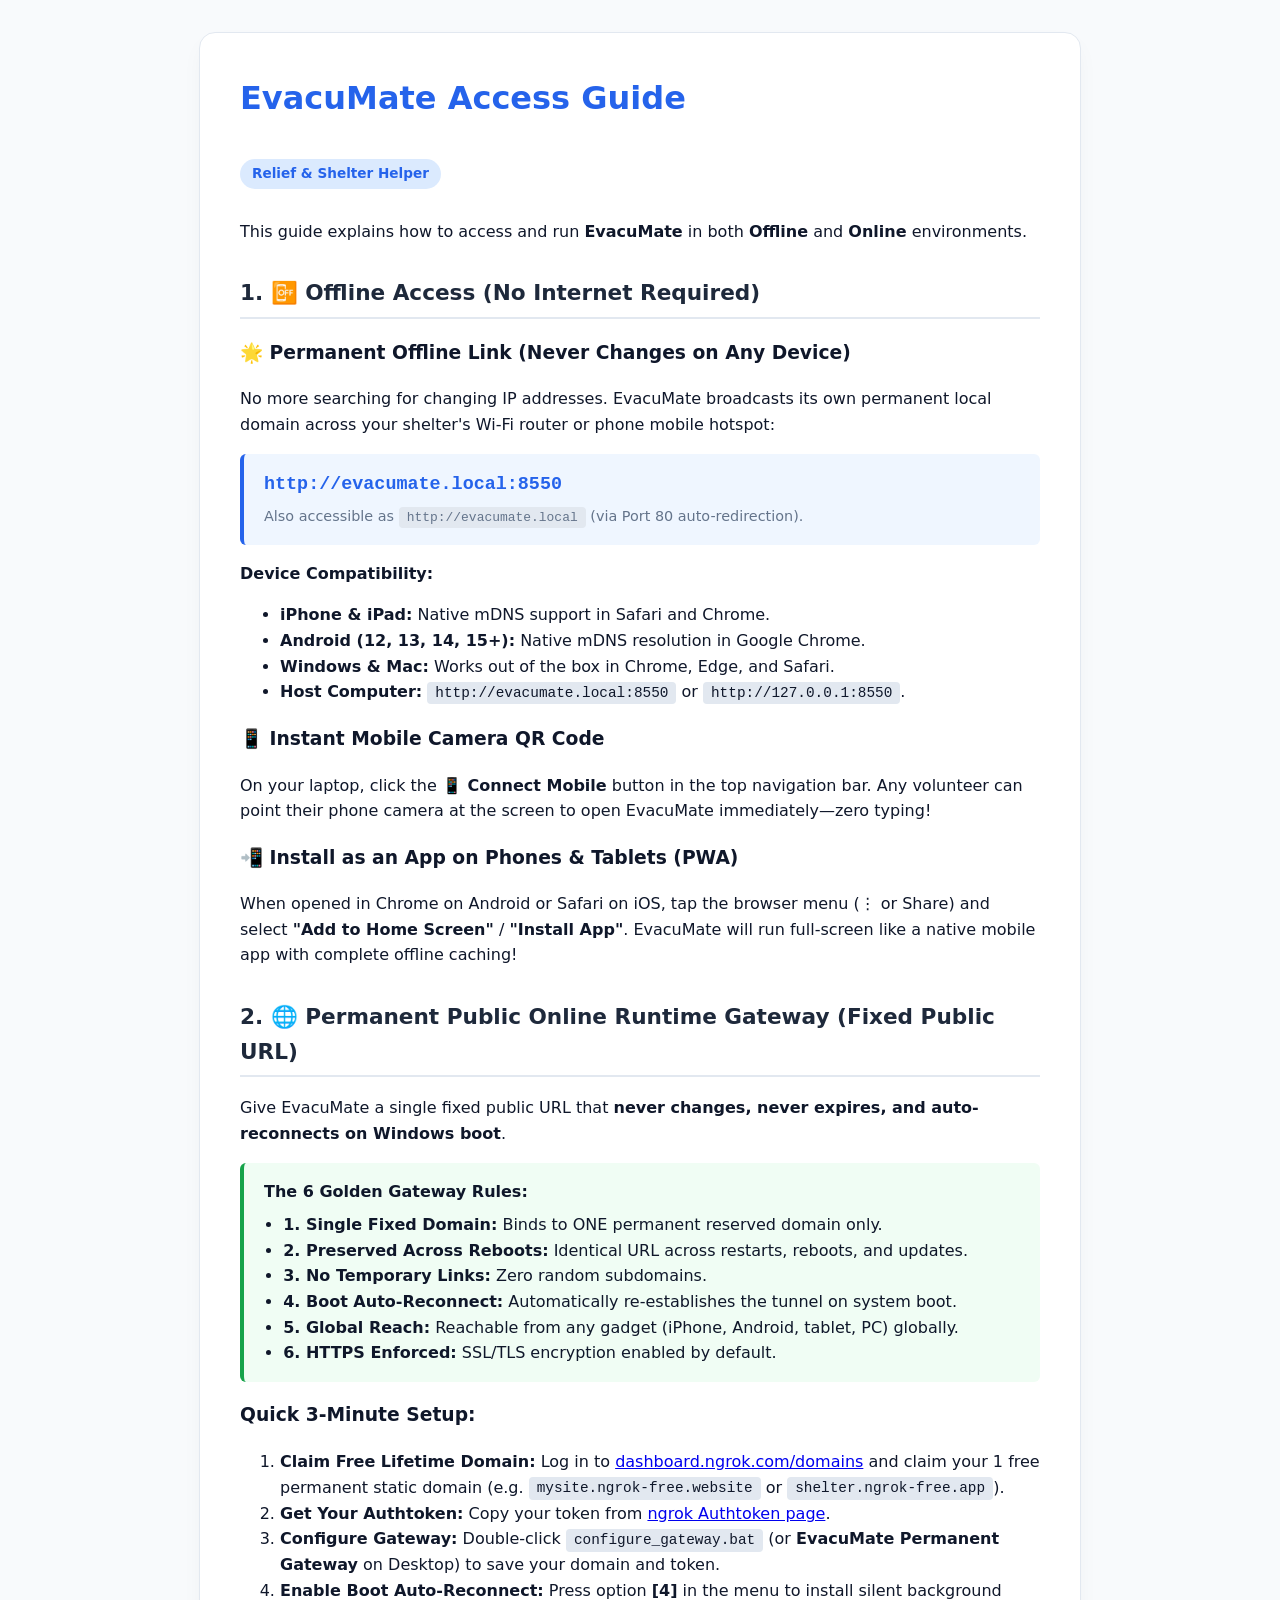
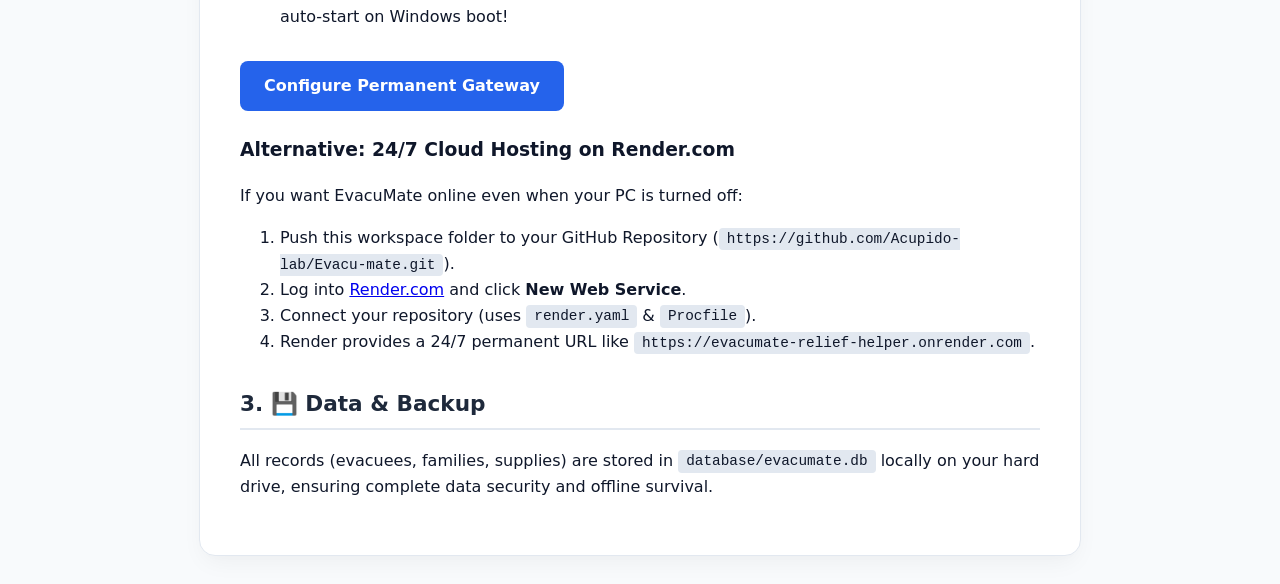
<file: ONLINE_AND_OFFLINE_GUIDE.html>
<!DOCTYPE html>
<html lang="en">
<head>
    <meta charset="UTF-8">
    <meta name="viewport" content="width=device-width, initial-scale=1.0">
    <title>EvacuMate - Online & Offline Access Guide</title>
    <style>
        :root {
            --primary: #2563eb;
            --primary-hover: #1d4ed8;
            --bg: #f8fafc;
            --card: #ffffff;
            --text: #0f172a;
            --muted: #64748b;
            --border: #e2e8f0;
            --success: #16a34a;
        }
        body {
            font-family: 'Segoe UI', system-ui, -apple-system, sans-serif;
            background: var(--bg);
            color: var(--text);
            line-height: 1.6;
            margin: 0;
            padding: 2rem 1rem;
        }
        .container {
            max-width: 800px;
            margin: 0 auto;
            background: var(--card);
            padding: 2.5rem;
            border-radius: 16px;
            box-shadow: 0 10px 25px -5px rgba(0,0,0,0.05), 0 8px 10px -6px rgba(0,0,0,0.01);
            border: 1px solid var(--border);
        }
        h1 {
            color: var(--primary);
            font-size: 2rem;
            margin-top: 0;
            display: flex;
            align-items: center;
            gap: 0.5rem;
        }
        h2 {
            font-size: 1.35rem;
            border-bottom: 2px solid var(--border);
            padding-bottom: 0.4rem;
            margin-top: 2rem;
            color: #1e293b;
        }
        .badge {
            display: inline-block;
            background: #dbeafe;
            color: var(--primary);
            padding: 0.25rem 0.75rem;
            border-radius: 9999px;
            font-size: 0.85rem;
            font-weight: 600;
        }
        .card-box {
            background: #f1f5f9;
            border-left: 4px solid var(--primary);
            padding: 1rem 1.25rem;
            border-radius: 6px;
            margin: 1rem 0;
        }
        code {
            background: #e2e8f0;
            padding: 0.2rem 0.5rem;
            border-radius: 4px;
            font-family: Consolas, monospace;
            font-size: 0.9em;
        }
        pre {
            background: #1e293b;
            color: #f8fafc;
            padding: 1rem;
            border-radius: 8px;
            overflow-x: auto;
        }
        pre code {
            background: transparent;
            color: inherit;
        }
        .btn {
            display: inline-block;
            background: var(--primary);
            color: white;
            padding: 0.75rem 1.5rem;
            border-radius: 8px;
            text-decoration: none;
            font-weight: 600;
            transition: background 0.2s;
            margin-top: 1rem;
        }
        .btn:hover {
            background: var(--primary-hover);
        }
    </style>
</head>
<body>
    <div class="container">
        <h1>EvacuMate Access Guide</h1>
        <p class="badge">Relief & Shelter Helper</p>
        <p>This guide explains how to access and run <strong>EvacuMate</strong> in both <strong>Offline</strong> and <strong>Online</strong> environments.</p>

        <h2>1. 📴 Offline Access (No Internet Required)</h2>
        <h3>🌟 Permanent Offline Link (Never Changes on Any Device)</h3>
        <p>No more searching for changing IP addresses. EvacuMate broadcasts its own permanent local domain across your shelter's Wi-Fi router or phone mobile hotspot:</p>
        <div class="card-box" style="background:#eff6ff; border-left:4px solid var(--primary);">
            <div style="font-size:1.15rem; font-weight:700; color:var(--primary); font-family:Consolas, monospace;">http://evacumate.local:8550</div>
            <p style="margin:6px 0 0; font-size:0.9rem; color:var(--muted);">
                Also accessible as <code>http://evacumate.local</code> (via Port 80 auto-redirection).
            </p>
        </div>
        <p><strong>Device Compatibility:</strong></p>
        <ul>
            <li><strong>iPhone &amp; iPad:</strong> Native mDNS support in Safari and Chrome.</li>
            <li><strong>Android (12, 13, 14, 15+):</strong> Native mDNS resolution in Google Chrome.</li>
            <li><strong>Windows &amp; Mac:</strong> Works out of the box in Chrome, Edge, and Safari.</li>
            <li><strong>Host Computer:</strong> <code>http://evacumate.local:8550</code> or <code>http://127.0.0.1:8550</code>.</li>
        </ul>

        <h3>📱 Instant Mobile Camera QR Code</h3>
        <p>On your laptop, click the <strong>📱 Connect Mobile</strong> button in the top navigation bar. Any volunteer can point their phone camera at the screen to open EvacuMate immediately—zero typing!</p>

        <h3>📲 Install as an App on Phones &amp; Tablets (PWA)</h3>
        <p>When opened in Chrome on Android or Safari on iOS, tap the browser menu (⋮ or Share) and select <strong>"Add to Home Screen"</strong> / <strong>"Install App"</strong>. EvacuMate will run full-screen like a native mobile app with complete offline caching!</p>

        <h2>2. 🌐 Permanent Public Online Runtime Gateway (Fixed Public URL)</h2>
        <p>Give EvacuMate a single fixed public URL that <strong>never changes, never expires, and auto-reconnects on Windows boot</strong>.</p>
        
        <div class="card-box" style="background: #f0fdf4; border-left: 4px solid var(--success);">
            <strong>The 6 Golden Gateway Rules:</strong>
            <ul style="margin: 0.5rem 0 0 1.2rem; padding: 0;">
                <li><strong>1. Single Fixed Domain:</strong> Binds to ONE permanent reserved domain only.</li>
                <li><strong>2. Preserved Across Reboots:</strong> Identical URL across restarts, reboots, and updates.</li>
                <li><strong>3. No Temporary Links:</strong> Zero random subdomains.</li>
                <li><strong>4. Boot Auto-Reconnect:</strong> Automatically re-establishes the tunnel on system boot.</li>
                <li><strong>5. Global Reach:</strong> Reachable from any gadget (iPhone, Android, tablet, PC) globally.</li>
                <li><strong>6. HTTPS Enforced:</strong> SSL/TLS encryption enabled by default.</li>
            </ul>
        </div>

        <h3>Quick 3-Minute Setup:</h3>
        <ol>
            <li><strong>Claim Free Lifetime Domain:</strong> Log in to <a href="https://dashboard.ngrok.com/domains" target="_blank">dashboard.ngrok.com/domains</a> and claim your 1 free permanent static domain (e.g. <code>mysite.ngrok-free.website</code> or <code>shelter.ngrok-free.app</code>).</li>
            <li><strong>Get Your Authtoken:</strong> Copy your token from <a href="https://dashboard.ngrok.com/get-started/your-authtoken" target="_blank">ngrok Authtoken page</a>.</li>
            <li><strong>Configure Gateway:</strong> Double-click <code>configure_gateway.bat</code> (or <strong>EvacuMate Permanent Gateway</strong> on Desktop) to save your domain and token.</li>
            <li><strong>Enable Boot Auto-Reconnect:</strong> Press option <strong>[4]</strong> in the menu to install silent background auto-start on Windows boot!</li>
        </ol>

        <a href="configure_gateway.bat" class="btn">Configure Permanent Gateway</a>

        <h3 style="margin-top: 1.5rem;">Alternative: 24/7 Cloud Hosting on Render.com</h3>
        <p>If you want EvacuMate online even when your PC is turned off:</p>
        <ol>
            <li>Push this workspace folder to your GitHub Repository (<code>https://github.com/Acupido-lab/Evacu-mate.git</code>).</li>
            <li>Log into <a href="https://render.com" target="_blank">Render.com</a> and click <strong>New Web Service</strong>.</li>
            <li>Connect your repository (uses <code>render.yaml</code> &amp; <code>Procfile</code>).</li>
            <li>Render provides a 24/7 permanent URL like <code>https://evacumate-relief-helper.onrender.com</code>.</li>
        </ol>

        <h2>3. 💾 Data & Backup</h2>
        <p>All records (evacuees, families, supplies) are stored in <code>database/evacumate.db</code> locally on your hard drive, ensuring complete data security and offline survival.</p>
    </div>
</body>
</html>
</file>
